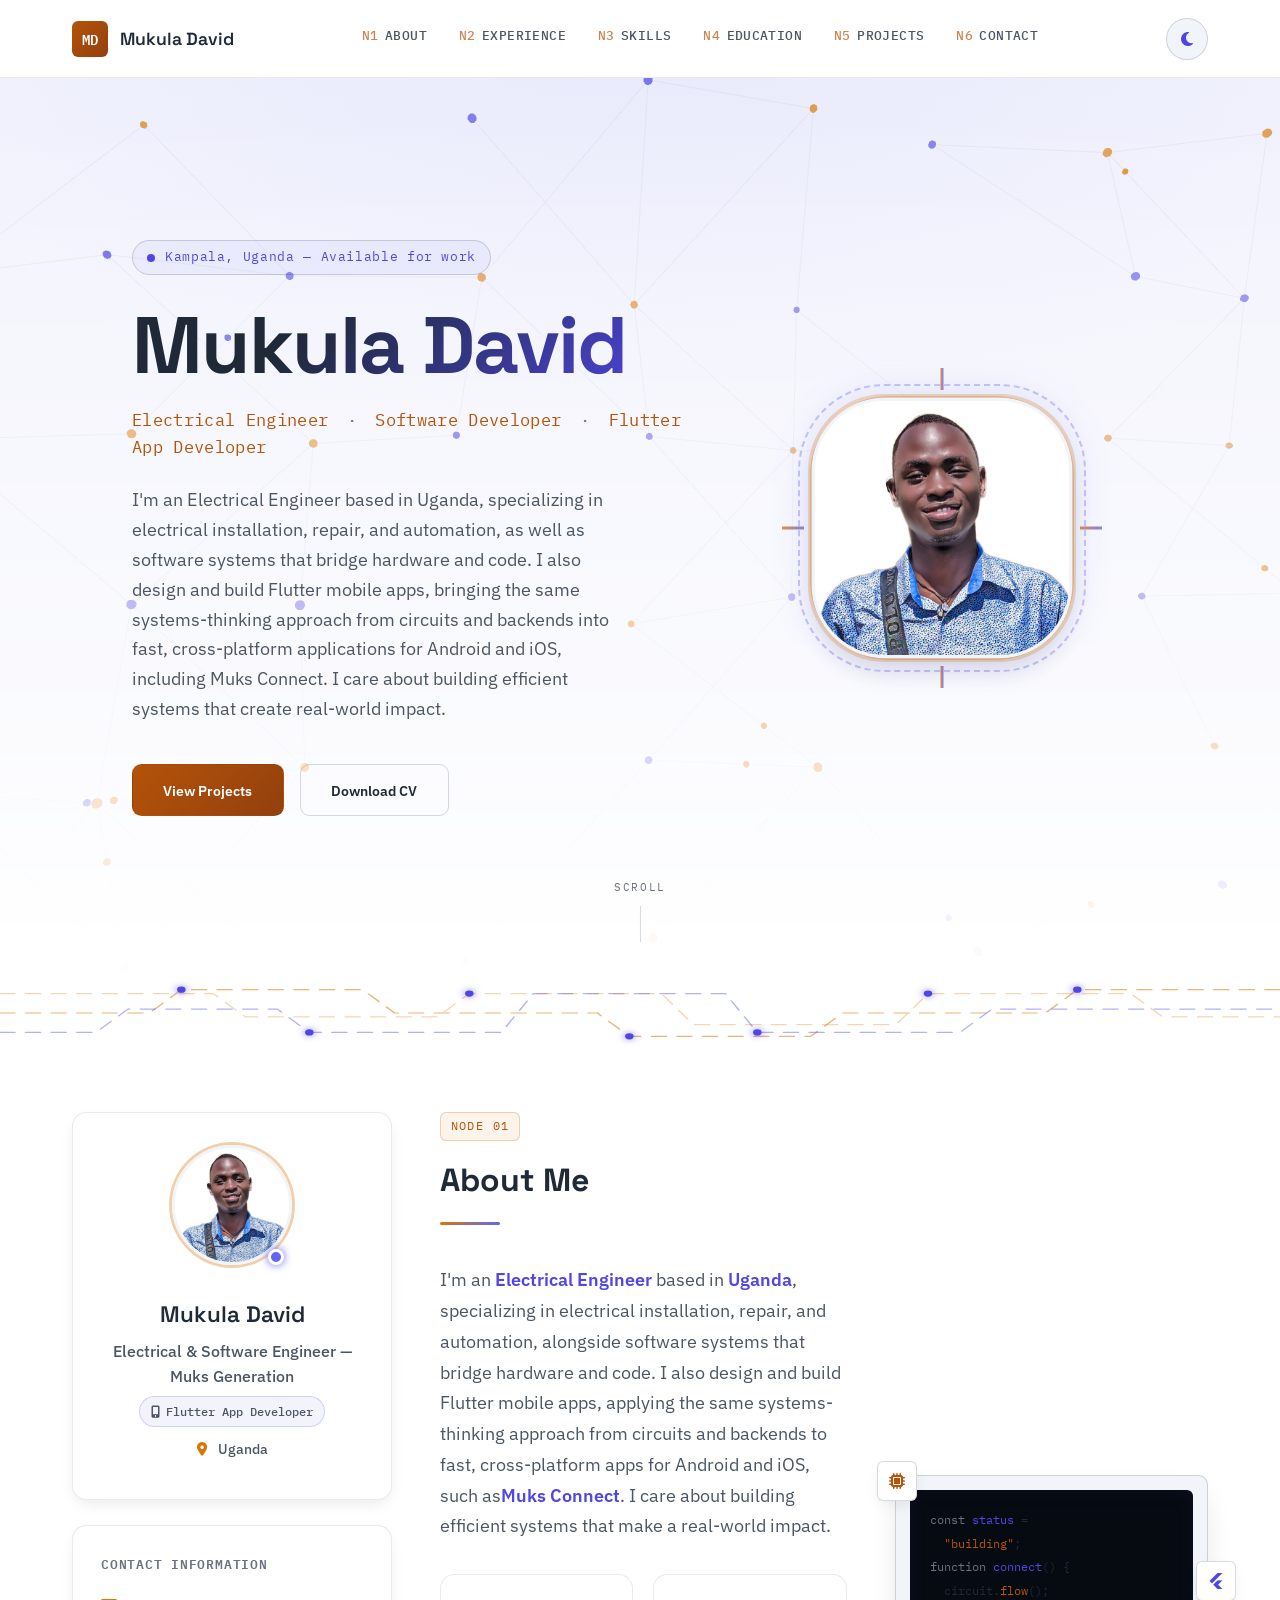
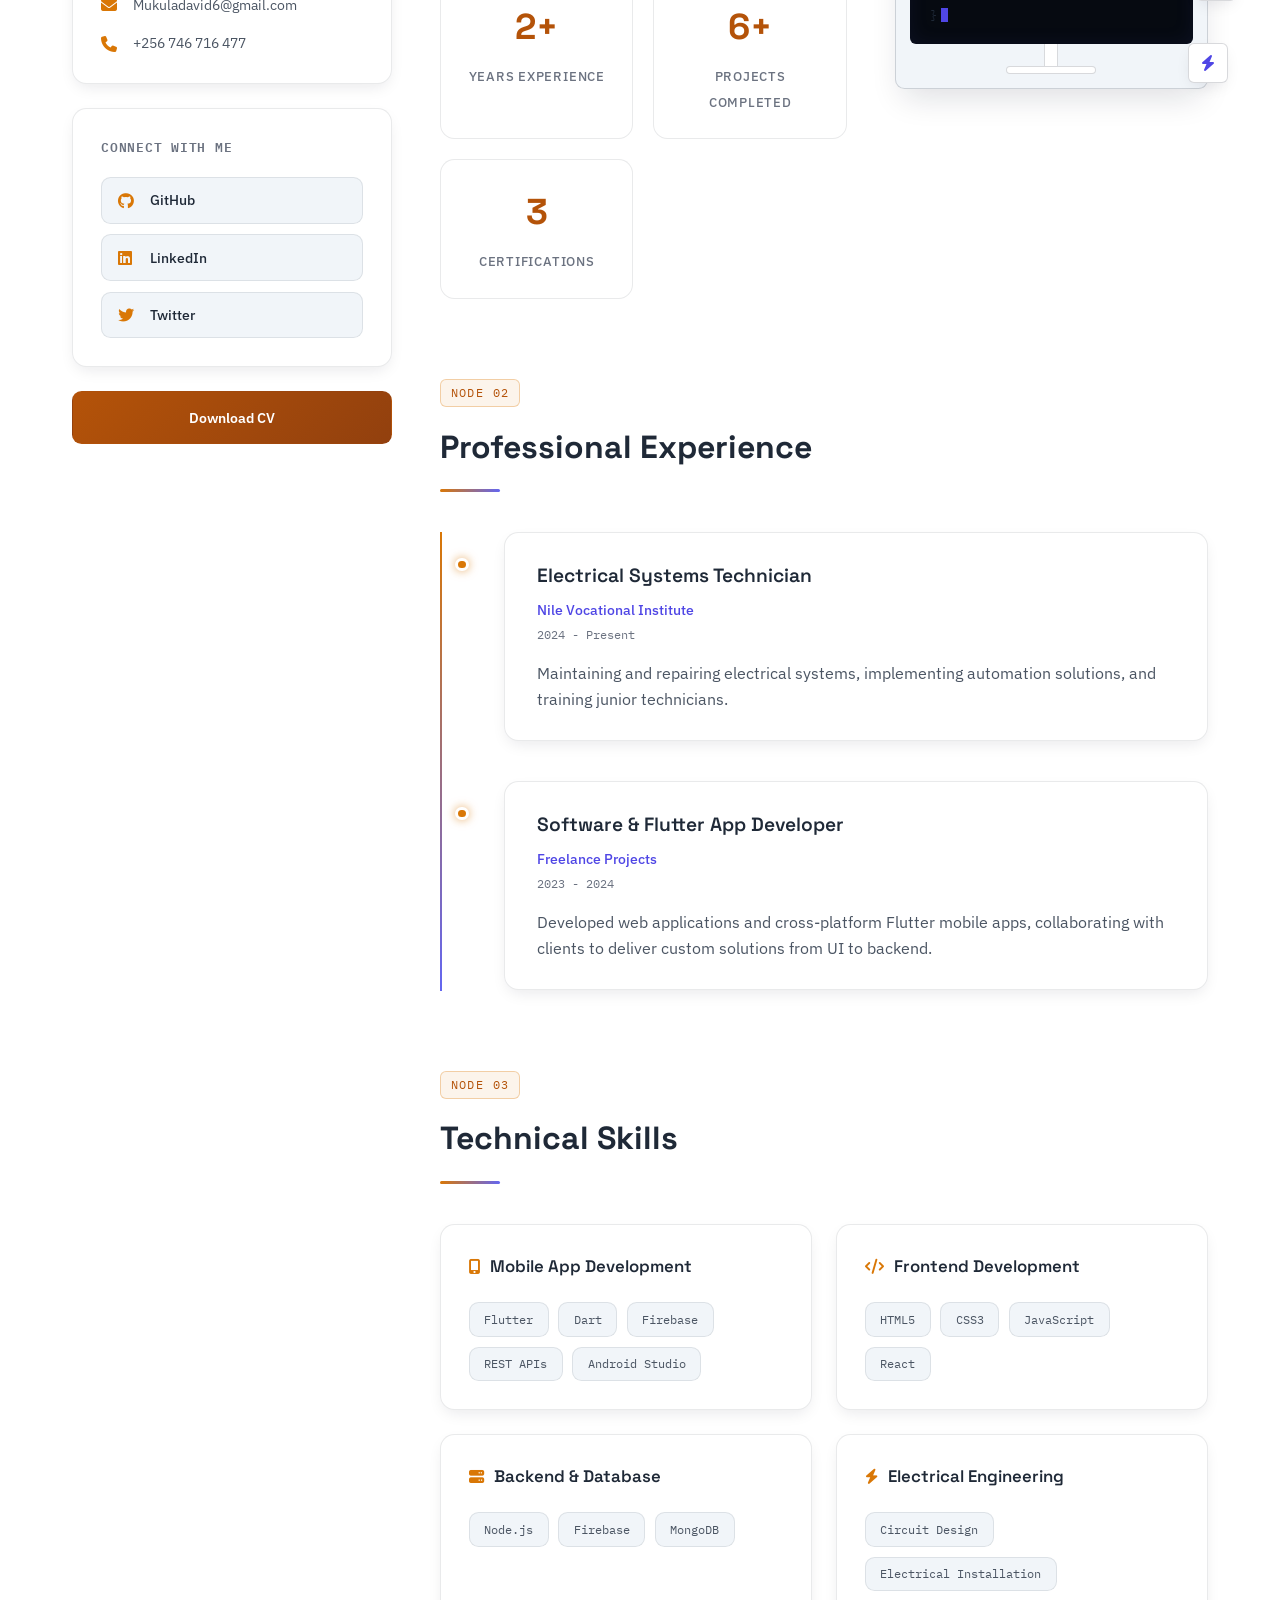
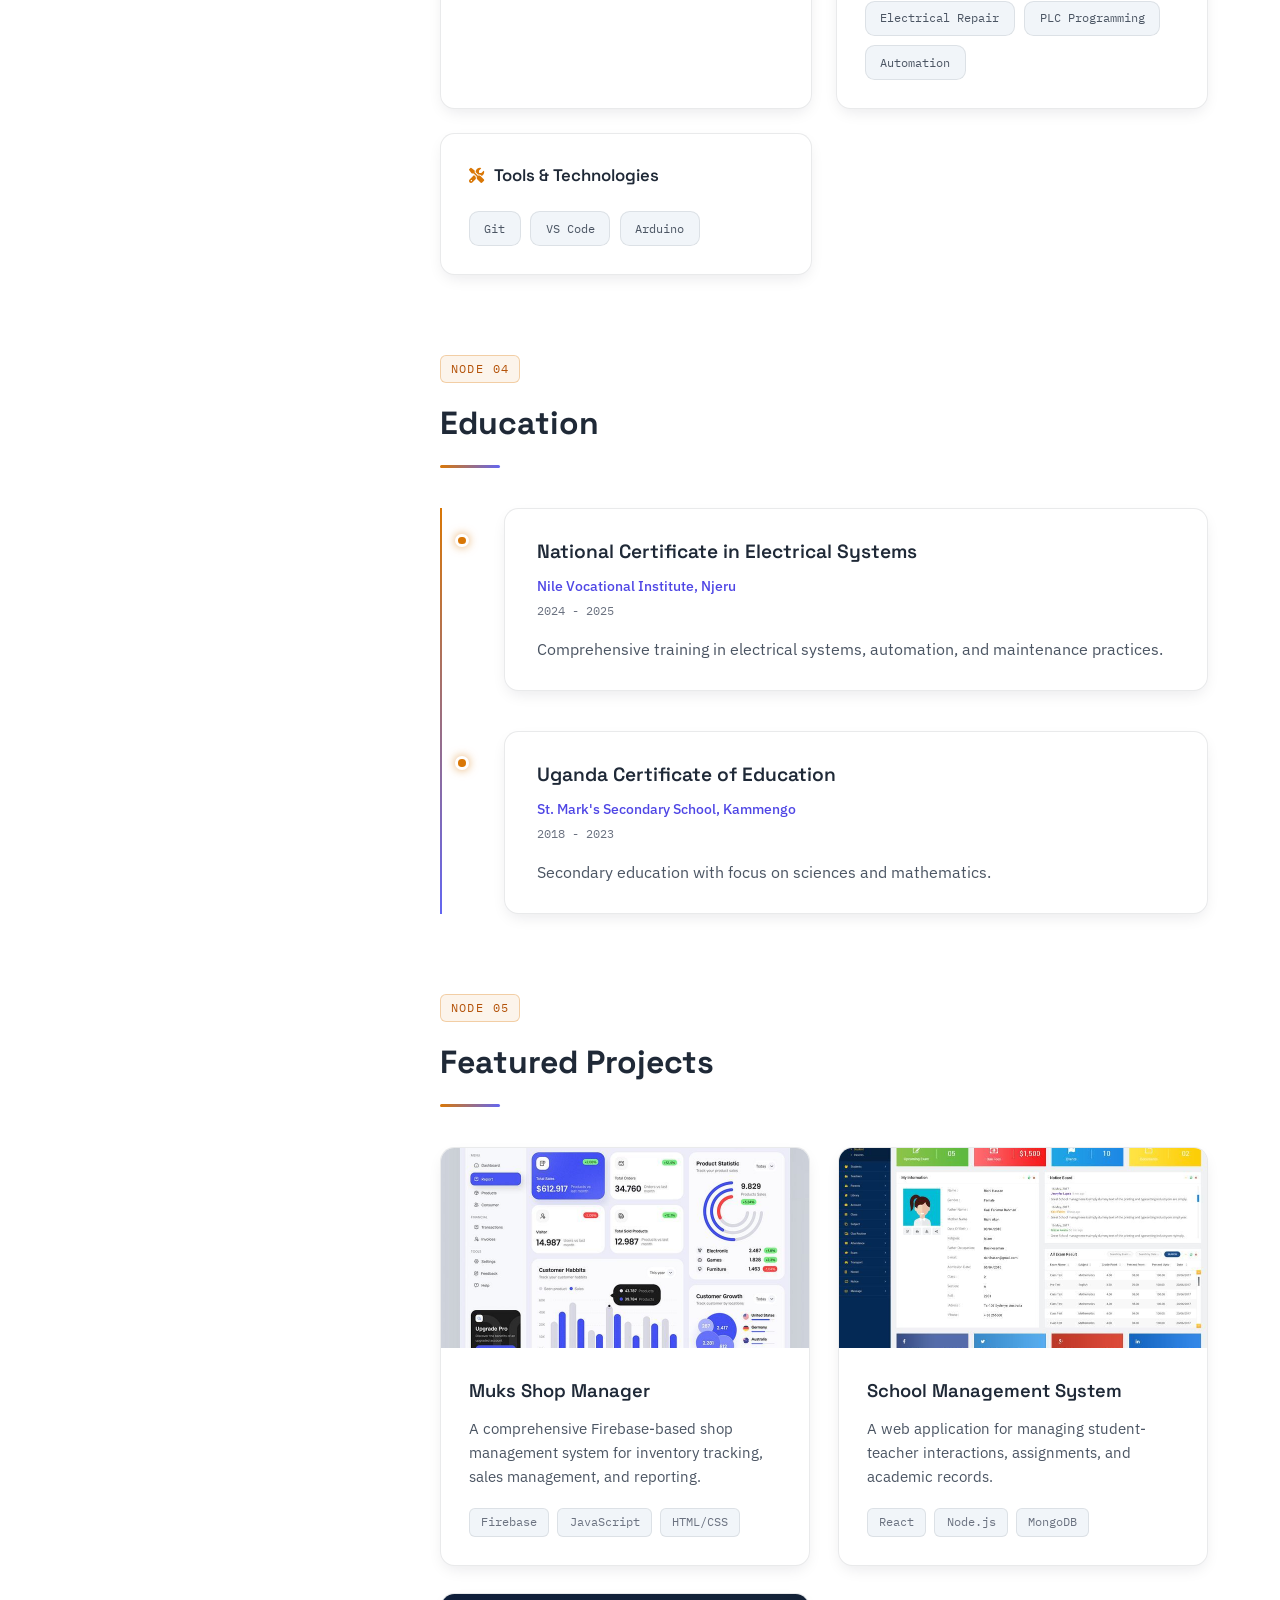
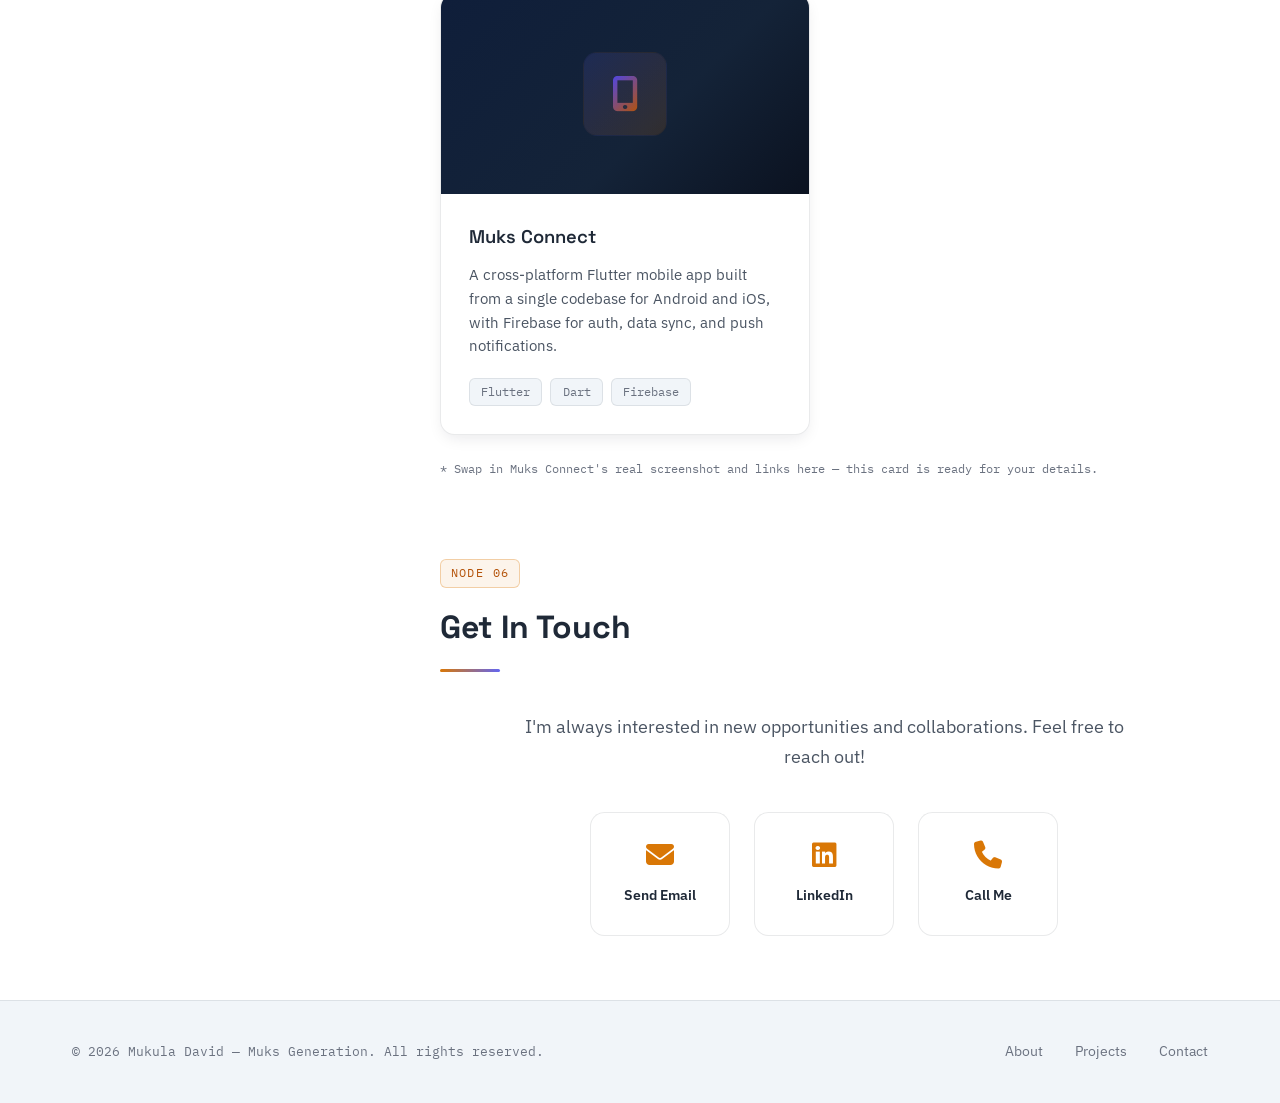
<file: index.html>
<!DOCTYPE html>
<html lang="en">
<head>
  <meta charset="UTF-8" />
  <meta name="viewport" content="width=device-width, initial-scale=1.0" />

  <!-- Primary SEO -->
  <title>Mukula David | Electrical Engineer & Flutter Developer in Uganda — Muks Generation</title>
  <meta name="description" content="Mukula David (Muks Generation) is an Electrical Engineer, Web Developer, and Flutter App Developer based in Uganda — offering electrical installation and repair services, web platforms, and mobile apps like Muks Connect.">
  <meta name="keywords" content="Mukula David, Muks Generation, Electrical Engineer Uganda, Electrical Installation, Electrical Services, Flutter Developer, Web Developer, Mobile App Developer, Muks Connect, Uganda">
  <meta name="author" content="Mukula David">
  <meta name="robots" content="index, follow">
  <link rel="canonical" href="https://muksgeneration.github.io/My-portfolio/">
  <meta name="theme-color" content="#4F46E5">
  <meta name="google-site-verification" content="PYmJVnYXNarp2A19l9Ypf1BPfWpSSEFBRRePczzkMmU" />

  <!-- Open Graph / Facebook -->
  <meta property="og:type" content="profile">
  <meta property="og:url" content="https://muksgeneration.github.io/My-portfolio/">
  <meta property="og:site_name" content="Mukula David — Muks Generation">
  <meta property="og:title" content="Mukula David | Electrical Engineer & Flutter Developer in Uganda">
  <meta property="og:description" content="Electrical Engineer, Web Developer, and Flutter App Developer based in Uganda — electrical installation and repair services, web platforms, and mobile apps like Muks Connect.">
  <meta property="og:image" content="https://muksgeneration.github.io/My-portfolio/og-image.jpg">
  <meta property="og:image:width" content="1200">
  <meta property="og:image:height" content="630">
  <meta property="og:image:alt" content="Mukula David — Electrical Engineer and Flutter Developer, Muks Generation">
  <meta property="profile:first_name" content="Mukula">
  <meta property="profile:last_name" content="David">

  <!-- Twitter Card -->
  <meta name="twitter:card" content="summary_large_image">
  <meta name="twitter:site" content="@GenerationMuks">
  <meta name="twitter:title" content="Mukula David | Electrical Engineer & Flutter Developer in Uganda">
  <meta name="twitter:description" content="Electrical Engineer, Web Developer, and Flutter App Developer based in Uganda — electrical installation and repair services, web platforms, and mobile apps like Muks Connect.">
  <meta name="twitter:image" content="https://muksgeneration.github.io/My-portfolio/og-image.jpg">
  <meta name="twitter:image:alt" content="Mukula David — Electrical Engineer and Flutter Developer, Muks Generation">

  <!-- Favicons -->
  <link rel="icon" href="favicon.ico" sizes="any">
  <link rel="icon" type="image/png" sizes="16x16" href="icons/favicon-16x16.png">
  <link rel="icon" type="image/png" sizes="32x32" href="icons/favicon-32x32.png">
  <link rel="icon" type="image/png" sizes="48x48" href="icons/favicon-48x48.png">
  <link rel="apple-touch-icon" sizes="180x180" href="icons/apple-touch-icon.png">
  <link rel="manifest" href="manifest.json">

  <!-- Google Fonts -->
  <link rel="preconnect" href="https://fonts.googleapis.com">
  <link rel="preconnect" href="https://fonts.gstatic.com" crossorigin>
  <link href="https://fonts.googleapis.com/css2?family=Space+Grotesk:wght@400;500;600;700&amp;family=IBM+Plex+Sans:wght@300;400;500;600;700&amp;family=IBM+Plex+Mono:wght@400;500;600&amp;display=swap" rel="stylesheet">

  <!-- Font Awesome -->
  <link rel="stylesheet" href="https://cdnjs.cloudflare.com/ajax/libs/font-awesome/6.5.0/css/all.min.css">

  <link rel="stylesheet" href="style.min.css" />

  <!-- Structured data: Person, WebSite, and Projects -->
  <script type="application/ld+json">
  {
    "@context": "https://schema.org",
    "@graph": [
      {
        "@type": "Person",
        "@id": "https://muksgeneration.github.io/My-portfolio/#person",
        "name": "Mukula David",
        "alternateName": "Muks Generation",
        "url": "https://muksgeneration.github.io/My-portfolio/",
        "image": "https://muksgeneration.github.io/My-portfolio/muks.jpg",
        "jobTitle": "Electrical Engineer & Software Developer",
        "description": "Electrical Engineer, Web Developer, and Flutter App Developer based in Uganda, offering electrical installation and repair services alongside web and mobile app development.",
        "email": "mailto:Mukuladavid6@gmail.com",
        "telephone": "+256746716477",
        "address": {
          "@type": "PostalAddress",
          "addressCountry": "UG"
        },
        "worksFor": {
          "@type": "Organization",
          "name": "Muks Generation",
          "url": "https://muksgeneration.github.io/My-portfolio/"
        },
        "knowsAbout": [
          "Electrical Engineering",
          "Electrical Installation",
          "Circuit Design",
          "PLC Programming",
          "Automation",
          "Flutter",
          "Dart",
          "Mobile App Development",
          "Web Development",
          "JavaScript",
          "Firebase"
        ],
        "sameAs": [
          "https://github.com/MuksGeneration",
          "https://www.linkedin.com/in/mukula-david-381387304",
          "https://x.com/GenerationMuks"
        ]
      },
      {
        "@type": "WebSite",
        "@id": "https://muksgeneration.github.io/My-portfolio/#website",
        "url": "https://muksgeneration.github.io/My-portfolio/",
        "name": "Mukula David Portfolio — Muks Generation",
        "description": "Portfolio of Mukula David: Electrical Engineer, Web Developer, and Flutter App Developer in Uganda.",
        "inLanguage": "en",
        "publisher": { "@id": "https://muksgeneration.github.io/My-portfolio/#person" }
      },
      {
        "@type": "ItemList",
        "@id": "https://muksgeneration.github.io/My-portfolio/#projects",
        "name": "Featured Projects by Mukula David",
        "itemListElement": [
          {
            "@type": "ListItem",
            "position": 1,
            "item": {
              "@type": "CreativeWork",
              "name": "Muks Shop Manager",
              "description": "A comprehensive Firebase-based shop management system for inventory tracking, sales management, and reporting.",
              "creator": { "@id": "https://muksgeneration.github.io/My-portfolio/#person" }
            }
          },
          {
            "@type": "ListItem",
            "position": 2,
            "item": {
              "@type": "CreativeWork",
              "name": "School Management System",
              "description": "A web application for managing student-teacher interactions, assignments, and academic records.",
              "creator": { "@id": "https://muksgeneration.github.io/My-portfolio/#person" }
            }
          },
          {
            "@type": "ListItem",
            "position": 3,
            "item": {
              "@type": "SoftwareApplication",
              "name": "Muks Connect",
              "applicationCategory": "MobileApplication",
              "operatingSystem": "Android, iOS",
              "description": "A cross-platform Flutter mobile app built from a single codebase for Android and iOS, with Firebase for auth, data sync, and push notifications.",
              "creator": { "@id": "https://muksgeneration.github.io/My-portfolio/#person" }
            }
          }
        ]
      }
    ]
  }
  </script>

  <script>
    (function () {
      var saved = localStorage.getItem('theme');
      var theme = saved === 'dark' ? 'dark' : 'light';
      document.documentElement.setAttribute('data-theme', theme);
    })();
  </script>
</head>
<body>

  <div class="circuit-backdrop" aria-hidden="true"></div>

  <header class="header" id="site-header">
    <div class="container">
      <a href="#hero" class="brand">
        <span class="brand-mark">MD</span>
        <span class="brand-text">Mukula David</span>
      </a>
      <nav class="main-nav" aria-label="Primary">
        <a href="#about" data-node="N1">About</a>
        <a href="#experience" data-node="N2">Experience</a>
        <a href="#skills" data-node="N3">Skills</a>
        <a href="#education" data-node="N4">Education</a>
        <a href="#projects" data-node="N5">Projects</a>
        <a href="#contact" data-node="N6">Contact</a>
      </nav>
      <div class="header-actions">
        <button class="theme-toggle" id="themeToggle" aria-label="Toggle dark mode" aria-pressed="false">
          <i class="fa-solid fa-moon theme-icon theme-icon--moon" aria-hidden="true"></i>
          <i class="fa-solid fa-sun theme-icon theme-icon--sun" aria-hidden="true"></i>
        </button>
        <button class="nav-toggle" id="navToggle" aria-label="Toggle navigation" aria-expanded="false">
          <span></span><span></span><span></span>
        </button>
      </div>
    </div>
  </header>

  <section class="hero" id="hero">
    <canvas id="circuitCanvas" class="hero-canvas"></canvas>
    <div class="hero-scrim" aria-hidden="true"></div>
    <div class="hero-content container">
      <div class="hero-text">
        <p class="hero-eyebrow"><span class="pulse-dot"></span>Kampala, Uganda — Available for work</p>
        <h1 class="hero-title">
          Mukula David
        </h1>
        <p class="hero-role">
          <span class="role-item">Electrical Engineer</span>
          <span class="role-sep">·</span>
          <span class="role-item">Software Developer</span>
          <span class="role-sep">·</span>
          <span class="role-item">Flutter App Developer</span>
        </p>
        <p class="hero-desc">I'm an Electrical Engineer based in Uganda, specializing in electrical installation, repair, and automation, as well as software systems that bridge hardware and code. I also design and build Flutter mobile apps, bringing the same systems-thinking approach from circuits and backends into fast, cross-platform applications for Android and iOS, including Muks Connect. I care about building efficient systems that create real-world impact.</p>
        <div class="hero-actions">
          <a href="#projects" class="btn btn-primary">View Projects</a>
          <a href="#" class="btn btn-ghost">Download CV</a>
        </div>
      </div>
      <div class="hero-photo-wrap">
        <div class="chip-socket">
          <span class="chip-pin chip-pin--t"></span>
          <span class="chip-pin chip-pin--r"></span>
          <span class="chip-pin chip-pin--b"></span>
          <span class="chip-pin chip-pin--l"></span>
          <div class="chip-ring"></div>
          <img src="muks.jpg" alt="Mukula David, Electrical Engineer and Flutter Developer at Muks Generation, Uganda" class="hero-photo" width="700" height="803" fetchpriority="high">
        </div>
      </div>
    </div>
    <div class="scroll-cue" aria-hidden="true">
      <span>Scroll</span>
      <div class="scroll-line"><i></i></div>
    </div>
  </section>

  <div class="pcb-divider" aria-hidden="true">
    <svg viewBox="0 0 1200 90" preserveAspectRatio="none" class="pcb-divider-svg">
      <path class="pcb-trace pcb-trace--1" d="M0,45 L140,45 L170,15 L340,15 L370,45 L560,45 L590,75 L760,75 L790,45 L980,45 L1010,15 L1200,15" />
      <path class="pcb-trace pcb-trace--2" d="M0,70 L90,70 L120,40 L260,40 L290,70 L470,70 L500,20 L680,20 L710,70 L900,70 L930,40 L1200,40" />
      <path class="pcb-trace pcb-trace--3" d="M0,20 L200,20 L230,50 L410,50 L440,20 L620,20 L650,60 L840,60 L870,20 L1060,20 L1090,50 L1200,50" />
      <circle class="pcb-node" cx="170" cy="15" r="4" />
      <circle class="pcb-node" cx="590" cy="75" r="4" />
      <circle class="pcb-node" cx="1010" cy="15" r="4" />
      <circle class="pcb-node" cx="290" cy="70" r="4" />
      <circle class="pcb-node" cx="710" cy="70" r="4" />
      <circle class="pcb-node" cx="440" cy="20" r="4" />
      <circle class="pcb-node" cx="870" cy="20" r="4" />
    </svg>
  </div>

  <div class="main-container">

    <aside class="sidebar">
      <div class="profile tilt-card">
        <div class="profile-image">
          <img src="muks.jpg" alt="Mukula David, Electrical Engineer and Flutter App Developer, Uganda" width="700" height="803" loading="lazy">
          <div class="status-indicator" aria-hidden="true"></div>
        </div>
        <h2>Mukula David</h2>
        <p>Electrical & Software Engineer — Muks Generation</p>
        <p class="role-tag"><i class="fa-solid fa-mobile-screen-button" aria-hidden="true"></i> Flutter App Developer</p>
        <p class="location"><i class="fa-solid fa-location-dot" aria-hidden="true"></i> Uganda</p>
      </div>

      <div class="contact-info">
        <h3>Contact Information</h3>
        <div class="contact-item">
          <i class="fa-solid fa-envelope" aria-hidden="true"></i>
          <a href="mailto:Mukuladavid6@gmail.com">Mukuladavid6@gmail.com</a>
        </div>
        <div class="contact-item">
          <i class="fa-solid fa-phone" aria-hidden="true"></i>
          <a href="tel:+256746716477">+256 746 716 477</a>
        </div>
      </div>

      <div class="social-links">
        <h3>Connect With Me</h3>
        <a href="https://github.com/MuksGeneration" class="social-link" target="_blank" rel="noopener noreferrer">
          <i class="fa-brands fa-github" aria-hidden="true"></i>
          <span>GitHub</span>
        </a>
        <a href="https://www.linkedin.com/in/mukula-david-381387304" class="social-link" target="_blank" rel="noopener noreferrer">
          <i class="fa-brands fa-linkedin" aria-hidden="true"></i>
          <span>LinkedIn</span>
        </a>
        <a href="https://x.com/GenerationMuks" class="social-link" target="_blank" rel="noopener noreferrer">
          <i class="fa-brands fa-twitter" aria-hidden="true"></i>
          <span>Twitter</span>
        </a>
      </div>

      <div class="download-cv">
        <a href="#" class="btn btn-primary">Download CV</a>
      </div>
    </aside>

    <main>
      <section id="about" class="section fade-in">
        <div class="section-header">
          <span class="node-tag">NODE 01</span>
          <h2>About Me</h2>
          <div class="section-divider"></div>
        </div>
        <div class="about-content">
          <div class="about-text">
            <p>I'm an <strong>Electrical Engineer</strong> based in <strong>Uganda</strong>, specializing in electrical installation, repair, and automation, alongside software systems that bridge hardware and code. I also design and build Flutter mobile apps, applying the same systems-thinking approach from circuits and backends to fast, cross-platform apps for Android and iOS, such as<strong>Muks Connect</strong>. I care about building efficient systems that make a real-world impact.</p>
            <div class="stats">
              <div class="stat">
                <span class="stat-number">2+</span>
                <span class="stat-label">Years Experience</span>
              </div>
              <div class="stat">
                <span class="stat-number">6+</span>
                <span class="stat-label">Projects Completed</span>
              </div>
              <div class="stat">
                <span class="stat-number">3</span>
                <span class="stat-label">Certifications</span>
              </div>
            </div>
          </div>

          <div class="about-visual" aria-hidden="true">
            <div class="computer-illustration">
              <div class="computer-monitor">
                <div class="monitor-screen">
                  <div class="code-line code-line--1"><span class="code-dim">const</span> <span class="code-indigo">status</span> =</div>
                  <div class="code-line code-line--2">&nbsp;&nbsp;<span class="code-amber">"building"</span>;</div>
                  <div class="code-line code-line--3"><span class="code-dim">function</span> <span class="code-indigo">connect</span>() {</div>
                  <div class="code-line code-line--4">&nbsp;&nbsp;circuit.<span class="code-amber">flow</span>();</div>
                  <div class="code-line code-line--5">}<span class="code-cursor"></span></div>
                </div>
                <div class="monitor-stand"></div>
                <div class="monitor-base"></div>
              </div>
              <div class="floating-chip floating-chip--1"><i class="fa-solid fa-microchip"></i></div>
              <div class="floating-chip floating-chip--2"><i class="fa-solid fa-bolt"></i></div>
              <div class="floating-chip floating-chip--3"><i class="fa-brands fa-flutter"></i></div>
            </div>
          </div>
        </div>
      </section>

      <section id="experience" class="section fade-in">
        <div class="section-header">
          <span class="node-tag">NODE 02</span>
          <h2>Professional Experience</h2>
          <div class="section-divider"></div>
        </div>
        <div class="experience-timeline">
          <div class="timeline-item">
            <div class="timeline-marker"></div>
            <div class="timeline-content tilt-card">
              <h3>Electrical Systems Technician</h3>
              <span class="company">Nile Vocational Institute</span>
              <span class="period">2024 - Present</span>
              <p>Maintaining and repairing electrical systems, implementing automation solutions, and training junior technicians.</p>
            </div>
          </div>
          <div class="timeline-item">
            <div class="timeline-marker"></div>
            <div class="timeline-content tilt-card">
              <h3>Software & Flutter App Developer</h3>
              <span class="company">Freelance Projects</span>
              <span class="period">2023 - 2024</span>
              <p>Developed web applications and cross-platform Flutter mobile apps, collaborating with clients to deliver custom solutions from UI to backend.</p>
            </div>
          </div>
        </div>
      </section>

      <section id="skills" class="section fade-in">
        <div class="section-header">
          <span class="node-tag">NODE 03</span>
          <h2>Technical Skills</h2>
          <div class="section-divider"></div>
        </div>
        <div class="skills-grid">
          <div class="skill-category tilt-card">
            <h3><i class="fa-solid fa-mobile-screen-button" aria-hidden="true"></i> Mobile App Development</h3>
            <div class="skill-tags">
              <span class="skill-tag">Flutter</span>
              <span class="skill-tag">Dart</span>
              <span class="skill-tag">Firebase</span>
              <span class="skill-tag">REST APIs</span>
              <span class="skill-tag">Android Studio</span>
            </div>
          </div>
          <div class="skill-category tilt-card">
            <h3><i class="fa-solid fa-code" aria-hidden="true"></i> Frontend Development</h3>
            <div class="skill-tags">
              <span class="skill-tag">HTML5</span>
              <span class="skill-tag">CSS3</span>
              <span class="skill-tag">JavaScript</span>
              <span class="skill-tag">React</span>
            </div>
          </div>
          <div class="skill-category tilt-card">
            <h3><i class="fa-solid fa-server" aria-hidden="true"></i> Backend & Database</h3>
            <div class="skill-tags">
              <span class="skill-tag">Node.js</span>
              <span class="skill-tag">Firebase</span>
              <span class="skill-tag">MongoDB</span>
            </div>
          </div>
          <div class="skill-category tilt-card">
            <h3><i class="fa-solid fa-bolt" aria-hidden="true"></i> Electrical Engineering</h3>
            <div class="skill-tags">
              <span class="skill-tag">Circuit Design</span>
              <span class="skill-tag">Electrical Installation</span>
              <span class="skill-tag">Electrical Repair</span>
              <span class="skill-tag">PLC Programming</span>
              <span class="skill-tag">Automation</span>
            </div>
          </div>
          <div class="skill-category tilt-card">
            <h3><i class="fa-solid fa-screwdriver-wrench" aria-hidden="true"></i> Tools & Technologies</h3>
            <div class="skill-tags">
              <span class="skill-tag">Git</span>
              <span class="skill-tag">VS Code</span>
              <span class="skill-tag">Arduino</span>
            </div>
          </div>
        </div>
      </section>

      <section id="education" class="section fade-in">
        <div class="section-header">
          <span class="node-tag">NODE 04</span>
          <h2>Education</h2>
          <div class="section-divider"></div>
        </div>
        <div class="education-timeline">
          <div class="timeline-item">
            <div class="timeline-marker"></div>
            <div class="timeline-content tilt-card">
              <h3>National Certificate in Electrical Systems</h3>
              <span class="institution">Nile Vocational Institute, Njeru</span>
              <span class="period">2024 - 2025</span>
              <p>Comprehensive training in electrical systems, automation, and maintenance practices.</p>
            </div>
          </div>
          <div class="timeline-item">
            <div class="timeline-marker"></div>
            <div class="timeline-content tilt-card">
              <h3>Uganda Certificate of Education</h3>
              <span class="institution">St. Mark's Secondary School, Kammengo</span>
              <span class="period">2018 - 2023</span>
              <p>Secondary education with focus on sciences and mathematics.</p>
            </div>
          </div>
        </div>
      </section>

      <section id="projects" class="section fade-in">
        <div class="section-header">
          <span class="node-tag">NODE 05</span>
          <h2>Featured Projects</h2>
          <div class="section-divider"></div>
        </div>
        <div class="projects-grid">
          <div class="project-card tilt-card">
            <div class="project-image">
              <img src="shop.jpg" alt="Muks Shop Manager dashboard — Firebase-based inventory and sales management system" width="736" height="552" loading="lazy">
              <div class="project-overlay">
                <div class="project-links">
                  <a href="#" class="project-link" aria-label="View Muks Shop Manager live demo" target="_blank" rel="noopener noreferrer"><i class="fa-solid fa-external-link-alt" aria-hidden="true"></i></a>
                  <a href="#" class="project-link" aria-label="View Muks Shop Manager source on GitHub" target="_blank" rel="noopener noreferrer"><i class="fa-brands fa-github" aria-hidden="true"></i></a>
                </div>
              </div>
            </div>
            <div class="project-content">
              <h3>Muks Shop Manager</h3>
              <p>A comprehensive Firebase-based shop management system for inventory tracking, sales management, and reporting.</p>
              <div class="project-tech">
                <span class="tech-tag">Firebase</span>
                <span class="tech-tag">JavaScript</span>
                <span class="tech-tag">HTML/CSS</span>
              </div>
            </div>
          </div>

          <div class="project-card tilt-card">
            <div class="project-image">
              <img src="School.jpg" alt="School Management System interface for student records and assignments" width="735" height="532" loading="lazy">
              <div class="project-overlay">
                <div class="project-links">
                  <a href="#" class="project-link" aria-label="View School Management System live demo" target="_blank" rel="noopener noreferrer"><i class="fa-solid fa-external-link-alt" aria-hidden="true"></i></a>
                  <a href="#" class="project-link" aria-label="View School Management System source on GitHub" target="_blank" rel="noopener noreferrer"><i class="fa-brands fa-github" aria-hidden="true"></i></a>
                </div>
              </div>
            </div>
            <div class="project-content">
              <h3>School Management System</h3>
              <p>A web application for managing student-teacher interactions, assignments, and academic records.</p>
              <div class="project-tech">
                <span class="tech-tag">React</span>
                <span class="tech-tag">Node.js</span>
                <span class="tech-tag">MongoDB</span>
              </div>
            </div>
          </div>

          <div class="project-card tilt-card">
            <div class="project-image project-image--icon">
              <div class="flutter-icon-panel">
                <i class="fa-solid fa-mobile-screen-button" aria-hidden="true"></i>
              </div>
              <div class="project-overlay">
                <div class="project-links">
                  <a href="#" class="project-link" aria-label="View Muks Connect live demo" target="_blank" rel="noopener noreferrer"><i class="fa-solid fa-external-link-alt" aria-hidden="true"></i></a>
                  <a href="#" class="project-link" aria-label="View Muks Connect source on GitHub" target="_blank" rel="noopener noreferrer"><i class="fa-brands fa-github" aria-hidden="true"></i></a>
                </div>
              </div>
            </div>
            <div class="project-content">
              <h3>Muks Connect</h3>
              <p>A cross-platform Flutter mobile app built from a single codebase for Android and iOS, with Firebase for auth, data sync, and push notifications.</p>
              <div class="project-tech">
                <span class="tech-tag">Flutter</span>
                <span class="tech-tag">Dart</span>
                <span class="tech-tag">Firebase</span>
              </div>
            </div>
          </div>
        </div>
        <p class="project-note">* Swap in Muks Connect's real screenshot and links here — this card is ready for your details.</p>
      </section>

      <section id="contact" class="section fade-in">
        <div class="section-header">
          <span class="node-tag">NODE 06</span>
          <h2>Get In Touch</h2>
          <div class="section-divider"></div>
        </div>
        <div class="contact-content">
          <p>I'm always interested in new opportunities and collaborations. Feel free to reach out!</p>
          <div class="contact-methods">
            <a href="mailto:Mukuladavid6@gmail.com" class="contact-method">
              <i class="fa-solid fa-envelope" aria-hidden="true"></i>
              <span>Send Email</span>
            </a>
            <a href="https://www.linkedin.com/in/mukula-david-381387304" class="contact-method" target="_blank" rel="noopener noreferrer">
              <i class="fa-brands fa-linkedin" aria-hidden="true"></i>
              <span>LinkedIn</span>
            </a>
            <a href="tel:+256746716477" class="contact-method">
              <i class="fa-solid fa-phone" aria-hidden="true"></i>
              <span>Call Me</span>
            </a>
          </div>
        </div>
      </section>
    </main>

  </div>

  <footer class="footer">
    <div class="container">
      <p>&copy; 2026 Mukula David — Muks Generation. All rights reserved.</p>
      <div class="footer-links">
        <a href="#about">About</a>
        <a href="#projects">Projects</a>
        <a href="#contact">Contact</a>
      </div>
    </div>
  </footer>

  <script src="three.min.js" defer></script>
  <script src="script.min.js" defer></script>

</body>
</html>
</file>
<file: style.min.css>
@keyframes pulseDot{0%{box-shadow:0 0 0 0 rgba(var(--indigo-bright-rgb),.55)}70%{box-shadow:0 0 0 10px rgba(var(--indigo-bright-rgb),0)}to{box-shadow:0 0 0 0 rgba(var(--indigo-bright-rgb),0)}}@keyframes scrollLine{0%{top:-100%}to{top:100%}}@keyframes chipRingSpin{0%{transform:rotate(0deg)}to{transform:rotate(360deg)}}@keyframes pcbFlow{to{stroke-dashoffset:-240}}@keyframes pcbNodePulse{0%,to{opacity:.5;r:3}50%{opacity:1;r:4.5}}@keyframes computerFloat{0%,to{transform:translateY(0)}50%{transform:translateY(-10px)}}@keyframes codeLineIn{0%{opacity:0;transform:translateY(4px)}to{opacity:1;transform:translateY(0)}}@keyframes cursorBlink{0%,50%{opacity:1}51%,to{opacity:0}}@keyframes chipBob{0%,to{transform:translateY(0) rotate(0deg)}50%{transform:translateY(-8px) rotate(-4deg)}}:root{--bg:#FFFFFF;--bg-elevated:#F8FAFC;--bg-panel:#FFFFFF;--bg-panel-2:#F1F5F9;--bg-hero:#F3F4FD;--hero-gradient-start:#E7E9FC;--amber:#D97706;--amber-bright:#B45309;--amber-fill-a:#B45309;--amber-fill-b:#92400E;--indigo:#6366F1;--indigo-bright:#4F46E5;--amber-rgb:217, 119, 6;--indigo-rgb:99, 102, 241;--indigo-bright-rgb:79, 70, 229;--text-primary:#1F2937;--text-secondary:#4B5563;--text-muted:#6B7280;--line:rgba(15, 23, 42, 0.09);--line-bright:rgba(15, 23, 42, 0.16);--header-bg:rgba(255, 255, 255, 0.78);--hero-scrim-a:rgba(255, 255, 255, 0);--hero-scrim-b:rgba(255, 255, 255, 0.6);--hero-title-from:var(--text-primary);--badge-text:#FFFFFF;--overlay-bg:rgba(17, 24, 39, 0.75);--shadow-sm:0 1px 2px 0 rgb(15 23 42 / 0.06);--shadow-md:0 6px 16px -4px rgb(15 23 42 / 0.1);--shadow-lg:0 16px 32px -8px rgb(15 23 42 / 0.14);--shadow-glow-amber:0 0 0 1px rgba(var(--amber-rgb), 0.25), 0 8px 24px -6px rgba(var(--amber-rgb), 0.25);--shadow-glow-indigo:0 0 0 1px rgba(var(--indigo-rgb), 0.25), 0 8px 24px -6px rgba(var(--indigo-rgb), 0.2);--radius-sm:0.375rem;--radius-md:0.6rem;--radius-lg:0.9rem;--radius-xl:1.25rem;--transition:all 0.3s cubic-bezier(0.4, 0, 0.2, 1);--font-display:'Space Grotesk', 'IBM Plex Sans', sans-serif;--font-body:'IBM Plex Sans', -apple-system, BlinkMacSystemFont, 'Segoe UI', sans-serif;--font-mono:'IBM Plex Mono', ui-monospace, SFMono-Regular, monospace}[data-theme=dark]{--bg:#0A0E17;--bg-elevated:#111827;--bg-panel:#141C2E;--bg-panel-2:#0F1622;--bg-hero:#070B12;--hero-gradient-start:#14203A;--amber:#F59E0B;--amber-bright:#FBBF24;--amber-fill-a:#F59E0B;--amber-fill-b:#FBBF24;--indigo:#818CF8;--indigo-bright:#A5B4FC;--amber-rgb:245, 158, 11;--indigo-rgb:129, 140, 248;--indigo-bright-rgb:165, 180, 252;--text-primary:#EAF1F8;--text-secondary:#A6B4C6;--text-muted:#66748A;--line:rgba(255, 255, 255, 0.08);--line-bright:rgba(255, 255, 255, 0.16);--header-bg:rgba(10, 14, 23, 0.72);--hero-scrim-a:rgba(7, 11, 18, 0.15);--hero-scrim-b:rgba(7, 11, 18, 0.55);--hero-title-from:#FFFFFF;--badge-text:#0A0E17;--overlay-bg:rgba(7, 11, 18, 0.78);--shadow-sm:0 1px 2px 0 rgb(0 0 0 / 0.3);--shadow-md:0 6px 16px -4px rgb(0 0 0 / 0.45);--shadow-lg:0 16px 32px -8px rgb(0 0 0 / 0.5)}.header,.skill-tag,.social-link,.tech-tag,body{transition:background-color .35s ease,border-color .35s ease,color .35s ease,box-shadow .35s ease}*{margin:0;padding:0;box-sizing:border-box}html{scroll-behavior:smooth}body{font-family:var(--font-body);line-height:1.6;color:var(--text-primary);background:var(--bg);min-height:100vh;overflow-x:hidden}a{color:inherit}a:focus-visible,button:focus-visible{outline:2px solid var(--indigo);outline-offset:3px;border-radius:var(--radius-sm)}.container{max-width:1200px;margin:0 auto;padding:0 2rem}.circuit-backdrop{position:fixed;inset:0;z-index:-1;pointer-events:none;background-image:linear-gradient(var(--line) 1px,transparent 1px),linear-gradient(90deg,var(--line) 1px,transparent 1px);background-size:64px 64px;opacity:.35;mask-image:radial-gradient(ellipse 80% 60%at 50%0,#000 0,transparent 75%)}.header{position:sticky;top:0;z-index:100;background:var(--header-bg);backdrop-filter:blur(10px);-webkit-backdrop-filter:blur(10px);border-bottom:1px solid var(--line);transition:var(--transition)}.brand,.header .container{display:flex;align-items:center}.header .container{padding:1.1rem 2rem;justify-content:space-between;gap:1rem}.brand{gap:.75rem;text-decoration:none}.brand-mark,.main-nav a{font-family:var(--font-mono)}.brand-mark{font-size:.85rem;font-weight:600;color:var(--badge-text);background:linear-gradient(135deg,var(--amber-fill-a),var(--amber-fill-b));width:36px;height:36px;border-radius:var(--radius-sm);display:flex;align-items:center;justify-content:center;letter-spacing:.02em}.brand-text{font-family:var(--font-display);font-size:1.1rem;font-weight:600;color:var(--text-primary)}.header-actions,.main-nav{display:flex;gap:2rem;align-items:center}.header-actions{gap:.75rem}.main-nav a{color:var(--text-secondary);text-decoration:none;font-weight:500;font-size:.8rem;letter-spacing:.03em;text-transform:uppercase;transition:var(--transition);position:relative;padding-bottom:.35rem}.main-nav a::before{content:attr(data-node);color:var(--amber-bright);margin-right:.4rem;opacity:.7}.contact-item a:hover,.main-nav a.active,.main-nav a:hover{color:var(--indigo-bright)}.main-nav a::after,.nav-toggle span{height:2px;transition:var(--transition)}.main-nav a::after{content:"";position:absolute;bottom:0;left:0;width:0;background:linear-gradient(90deg,var(--amber),var(--indigo))}.main-nav a.active::after,.main-nav a:hover::after{width:100%}.nav-toggle{display:none;flex-direction:column;gap:5px;background:0 0;border:0;cursor:pointer;padding:.5rem}.nav-toggle span{width:22px;background:var(--text-primary)}.theme-toggle{position:relative;width:42px;height:42px;border-radius:50%;border:1px solid var(--line-bright);background:var(--bg-panel-2);cursor:pointer;display:flex;align-items:center;justify-content:center;flex-shrink:0;transition:var(--transition)}.theme-toggle:hover{border-color:var(--indigo);transform:translateY(-1px)}.theme-icon{position:absolute;font-size:1rem;transition:opacity .25s ease,transform .4s ease}.theme-icon--moon{color:var(--indigo-bright);opacity:1;transform:scale(1) rotate(0deg)}.theme-icon--sun{color:var(--amber-bright);opacity:0;transform:scale(.4) rotate(-90deg)}[data-theme=dark] .theme-icon--moon{opacity:0;transform:scale(.4) rotate(90deg)}[data-theme=dark] .theme-icon--sun{opacity:1;transform:scale(1) rotate(0deg)}.hero{position:relative;min-height:100vh;display:flex;align-items:center;justify-content:center;overflow:hidden;background:radial-gradient(ellipse 120% 80%at 50% -10%,var(--hero-gradient-start) 0%,var(--bg-hero) 60%)}.hero-canvas,.scroll-line i{position:absolute;width:100%;height:100%}.hero-canvas{inset:0;display:block}.hero-scrim{position:absolute;inset:0;background:linear-gradient(180deg,var(--hero-scrim-a) 0%,var(--hero-scrim-b) 70%,var(--bg) 100%);pointer-events:none}.hero-content{position:relative;z-index:2;display:grid;grid-template-columns:1.15fr .85fr;align-items:center;gap:3rem;max-width:1080px;text-align:left}.hero-text{max-width:560px}.hero-eyebrow{display:inline-flex;align-items:center;gap:.6rem;font-family:var(--font-mono);font-size:.8rem;letter-spacing:.05em;color:var(--indigo-bright);border:1px solid var(--line-bright);background:rgba(var(--indigo-rgb),.06);padding:.4rem .9rem;border-radius:999px;margin-bottom:1.75rem}.pulse-dot{width:8px;height:8px;border-radius:50%;background:var(--indigo-bright);box-shadow:0 0 0 0 rgba(var(--indigo-bright-rgb),.7);animation:pulseDot 2s infinite}.hero-title{font-family:var(--font-display);font-size:clamp(2.75rem,7vw,5rem);font-weight:700;letter-spacing:-.02em;line-height:1.05;margin-bottom:1.25rem;background:linear-gradient(135deg,var(--hero-title-from) 30%,var(--indigo-bright) 100%);-webkit-background-clip:text;background-clip:text;color:transparent}.hero-role{font-family:var(--font-mono);font-size:clamp(.85rem,1.6vw,1.05rem);color:var(--amber-bright);letter-spacing:.02em;margin-bottom:1.5rem}.role-sep{color:var(--text-muted);margin:0 .5rem}.hero-desc{font-size:1.1rem;color:var(--text-secondary);max-width:500px;margin:0 0 2.5rem;line-height:1.7}.hero-actions{display:flex;gap:1rem;justify-content:flex-start;flex-wrap:wrap}.scroll-cue{position:absolute;bottom:2.25rem;left:50%;transform:translateX(-50%);z-index:2;display:flex;flex-direction:column;align-items:center;gap:.6rem;color:var(--text-muted);font-family:var(--font-mono);font-size:.7rem;letter-spacing:.15em;text-transform:uppercase}.scroll-line{width:1px;height:36px;background:var(--line-bright);position:relative;overflow:hidden}.scroll-line i{top:-100%;left:0;background:linear-gradient(180deg,transparent,var(--indigo-bright));animation:scrollLine 1.8s infinite}.chip-socket,.hero-photo-wrap{display:flex;justify-content:center;align-items:center}.chip-socket{position:relative;width:clamp(190px,22vw,260px);height:clamp(190px,22vw,260px)}.chip-ring,.chip-ring::before{position:absolute;border-radius:30%}.chip-ring{inset:-14px;border:2px dashed rgba(var(--indigo-rgb),.35);animation:chipRingSpin 18s linear infinite}.chip-ring::before{content:"";inset:10px;border:1px solid rgba(var(--amber-rgb),.3)}.hero-photo{width:100%;height:100%;object-fit:cover;border-radius:28%;border:3px solid var(--bg-panel-2);box-shadow:0 0 0 4px rgba(var(--amber-rgb),.25),0 0 40px rgba(var(--indigo-rgb),.2),var(--shadow-lg);position:relative;z-index:2}.chip-pin{position:absolute;z-index:1;background:linear-gradient(90deg,var(--amber),var(--indigo));opacity:.8}.chip-pin--b,.chip-pin--t{width:3px;height:22px;left:50%;transform:translateX(-50%)}.chip-pin--t{top:-30px}.chip-pin--b{bottom:-30px}.chip-pin--l,.chip-pin--r{height:3px;width:22px;top:50%;transform:translateY(-50%)}.chip-pin--l{left:-30px}.chip-pin--r{right:-30px}.pcb-divider{background:var(--bg);line-height:0}.pcb-divider-svg{width:100%;height:70px;display:block}.pcb-trace{fill:none;stroke-width:1.5;stroke-linecap:round;stroke-linejoin:round;stroke-dasharray:14 10;animation:pcbFlow 6s linear infinite}.pcb-trace--1{stroke:rgba(var(--amber-rgb),.55);animation-duration:5s}.pcb-trace--2{stroke:rgba(var(--indigo-rgb),.5);animation-duration:7s;animation-direction:reverse}.pcb-trace--3{stroke:rgba(var(--amber-rgb),.3);animation-duration:9s}.pcb-node{fill:var(--indigo-bright);filter:drop-shadow(0 0 4px rgba(var(--indigo-bright-rgb),.8));animation:pcbNodePulse 2.4s ease-in-out infinite}.pcb-node:nth-child(5){animation-delay:.4s}.pcb-node:nth-child(6){animation-delay:.8s}.pcb-node:nth-child(7){animation-delay:1.2s}.pcb-node:nth-child(8){animation-delay:1.6s}.btn,.profile img{transition:var(--transition)}.btn{display:inline-flex;align-items:center;justify-content:center;padding:.85rem 1.9rem;border-radius:var(--radius-md);text-decoration:none;font-weight:600;font-size:.9rem;cursor:pointer;border:1px solid transparent}.btn-primary{background:linear-gradient(135deg,var(--amber-fill-a),var(--amber-fill-b));color:var(--badge-text)}.btn-primary:hover{transform:translateY(-2px);box-shadow:var(--shadow-glow-amber)}.btn-ghost,.profile h2{color:var(--text-primary)}.btn-ghost{background:0 0;border-color:var(--line-bright)}.btn-ghost:hover{border-color:var(--indigo);color:var(--indigo-bright);transform:translateY(-2px)}.main-container{display:grid;grid-template-columns:320px 1fr;max-width:1200px;margin:0 auto;gap:3rem;padding:4rem 2rem}.sidebar{position:sticky;top:6rem;height:fit-content}.contact-info,.profile,.project-card,.skill-category,.social-links,.timeline-content{background:var(--bg-panel);border:1px solid var(--line)}.profile{padding:2rem;border-radius:var(--radius-lg);box-shadow:var(--shadow-md);text-align:center;margin-bottom:1.5rem;transform-style:preserve-3d;will-change:transform}.profile-image{position:relative;display:inline-block;margin-bottom:1.5rem}.profile img{width:120px;height:120px;border-radius:50%;object-fit:cover;border:3px solid var(--bg-panel-2);box-shadow:0 0 0 3px rgba(var(--amber-rgb),.35)}.status-indicator{position:absolute;bottom:8px;right:8px;width:16px;height:16px;background:var(--indigo);border:3px solid var(--bg-panel);border-radius:50%;box-shadow:0 0 8px var(--indigo)}.profile h2{font-family:var(--font-display);font-size:1.4rem;font-weight:600;margin-bottom:.4rem}.profile p{color:var(--text-secondary);font-weight:500;margin-bottom:.4rem}.role-tag{display:inline-flex;align-items:center;gap:.4rem;font-family:var(--font-mono);font-size:.75rem;color:var(--indigo-bright);background:rgba(var(--indigo-rgb),.08);border:1px solid rgba(var(--indigo-rgb),.25);padding:.3rem .7rem;border-radius:999px;margin-bottom:.75rem!important}.location{color:var(--text-muted);font-size:.85rem}.location i{margin-right:.5rem;color:var(--amber)}.contact-info,.social-links{padding:1.75rem;border-radius:var(--radius-lg);box-shadow:var(--shadow-md);margin-bottom:1.5rem}.contact-info h3,.social-links h3{font-family:var(--font-mono);font-size:.8rem;text-transform:uppercase;letter-spacing:.06em;font-weight:600;margin-bottom:1.25rem;color:var(--text-muted)}.contact-item{display:flex;align-items:center;margin-bottom:1rem}.contact-item:last-child,.social-link:last-child{margin-bottom:0}.contact-item a,.social-link{text-decoration:none;transition:var(--transition)}.contact-item a{color:var(--text-secondary);font-size:.875rem}.social-link{display:flex;align-items:center;padding:.7rem 1rem;background:var(--bg-panel-2);border:1px solid var(--line);border-radius:var(--radius-md);margin-bottom:.65rem;color:var(--text-primary)}.social-link:hover{border-color:var(--amber);background:rgba(var(--amber-rgb),.08);transform:translateX(4px)}.contact-item i,.social-link i{width:20px;margin-right:.75rem;font-size:1rem;color:var(--amber)}.social-link span{font-weight:500;font-size:.875rem}.download-cv{text-align:center}.download-cv .btn{width:100%}main{min-height:100vh}.section{margin-bottom:5rem}.section:last-child,.timeline-item:last-child{margin-bottom:0}.section-header{margin-bottom:2.5rem}.node-tag{display:inline-block;font-family:var(--font-mono);font-size:.72rem;letter-spacing:.12em;color:var(--amber-bright);background:rgba(var(--amber-rgb),.08);border:1px solid rgba(var(--amber-rgb),.3);padding:.25rem .6rem;border-radius:var(--radius-sm);margin-bottom:.9rem}.section-header h2{font-family:var(--font-display);font-size:2rem;font-weight:700;color:var(--text-primary);margin-bottom:1rem}.section-divider{width:60px;height:3px;background:linear-gradient(90deg,var(--amber),var(--indigo));border-radius:2px}.about-content{display:grid;grid-template-columns:1.3fr 1fr;gap:3rem;align-items:center}.about-content p{font-size:1.1rem;line-height:1.75;color:var(--text-secondary);margin-bottom:2rem;max-width:640px}.about-content strong{color:var(--indigo-bright);font-weight:600}.stats{display:grid;grid-template-columns:repeat(auto-fit,minmax(150px,1fr));gap:1.25rem}.about-visual{display:flex;justify-content:center}.computer-illustration{position:relative;width:100%;max-width:340px;animation:computerFloat 5s ease-in-out infinite}.computer-monitor{background:var(--bg-panel-2);border:1px solid var(--line-bright);border-radius:var(--radius-md);padding:.9rem;box-shadow:var(--shadow-lg)}.monitor-screen{background:#060a11;border-radius:6px;padding:1.1rem 1.2rem;font-family:var(--font-mono);font-size:.78rem;line-height:1.9;min-height:150px;box-shadow:inset 0 0 20px rgba(var(--indigo-rgb),.08);overflow:hidden}.code-line{white-space:pre;opacity:0;animation:codeLineIn .5s ease forwards}.code-line--1{animation-delay:.2s}.code-line--2{animation-delay:.7s}.code-line--3{animation-delay:1.2s}.code-line--4{animation-delay:1.7s}.code-line--5{animation-delay:2.2s}.code-dim{color:var(--text-muted)}.code-indigo,.footer-links a:hover{color:var(--indigo-bright)}.code-amber{color:var(--amber-bright)}.code-cursor{display:inline-block;width:7px;height:14px;background:var(--indigo-bright);margin-left:4px;vertical-align:middle;animation:cursorBlink 1s step-end infinite}.monitor-stand{width:14px;height:22px;background:var(--bg-panel);margin:0 auto;border-left:1px solid var(--line-bright);border-right:1px solid var(--line-bright)}.floating-chip,.monitor-base{background:var(--bg-panel);border:1px solid var(--line-bright)}.monitor-base{width:90px;height:8px;border-radius:4px;margin:0 auto}.floating-chip{position:absolute;width:40px;height:40px;border-radius:var(--radius-sm);display:flex;align-items:center;justify-content:center;font-size:1rem;box-shadow:var(--shadow-md);animation:chipBob 4s ease-in-out infinite}.floating-chip--1{top:-14px;left:-18px;color:var(--amber-bright);animation-delay:0s}.floating-chip--2{bottom:6px;right:-20px;color:var(--indigo-bright);animation-delay:1.3s}.floating-chip--3{top:40%;right:-28px;color:var(--indigo-bright);animation-delay:2.6s}.stat{text-align:center;padding:1.5rem;background:var(--bg-panel);border:1px solid var(--line);border-radius:var(--radius-lg)}.stat-number{display:block;font-family:var(--font-display);font-size:2.25rem;font-weight:700;color:var(--amber-bright);margin-bottom:.4rem}.stat-label{font-size:.8rem;color:var(--text-muted);font-weight:500;text-transform:uppercase;letter-spacing:.06em}.education-timeline,.experience-timeline,.timeline-item{position:relative;padding-left:2rem}.education-timeline::before,.experience-timeline::before{content:"";position:absolute;left:0;top:0;bottom:0;width:2px;background:linear-gradient(to bottom,var(--amber),var(--indigo))}.timeline-item{margin-bottom:2.5rem}.timeline-marker{position:absolute;left:-1.05rem;top:1.6rem;width:.85rem;height:.85rem;background:var(--amber);border:3px solid var(--bg);border-radius:50%;box-shadow:0 0 10px rgba(var(--amber-rgb),.6)}.timeline-content{padding:1.75rem 2rem;border-radius:var(--radius-lg);box-shadow:var(--shadow-md);transition:var(--transition);transform-style:preserve-3d;will-change:transform}.timeline-content:hover{box-shadow:var(--shadow-lg)}.timeline-content h3{font-size:1.2rem;margin-bottom:.4rem}.company,.institution{display:block;color:var(--indigo-bright);font-weight:500;font-size:.9rem;margin-bottom:.25rem}.period{display:block;font-family:var(--font-mono);font-size:.78rem;color:var(--text-muted);margin-bottom:.9rem}.timeline-content p{color:var(--text-secondary);line-height:1.65}.skills-grid{display:grid;grid-template-columns:repeat(auto-fit,minmax(270px,1fr));gap:1.5rem}.skill-category{padding:1.75rem;border-radius:var(--radius-lg);box-shadow:var(--shadow-md);transform-style:preserve-3d;will-change:transform;transition:var(--transition)}.skill-category:hover,.timeline-content:hover{border-color:var(--line-bright)}.project-content h3,.skill-category h3,.timeline-content h3{font-family:var(--font-display);font-weight:600;color:var(--text-primary)}.skill-category h3{display:flex;align-items:center;gap:.6rem;font-size:1.05rem;margin-bottom:1.4rem}.skill-category h3 i{color:var(--amber);font-size:.95rem}.skill-tags{display:flex;flex-wrap:wrap;gap:.6rem}.skill-tag{background:var(--bg-panel-2);border:1px solid var(--line);color:var(--text-secondary);padding:.4rem .9rem;border-radius:var(--radius-md);font-family:var(--font-mono);font-size:.78rem;transition:var(--transition)}.skill-tag:hover{border-color:var(--indigo);color:var(--indigo-bright);transform:translateY(-2px)}.projects-grid{display:grid;grid-template-columns:repeat(auto-fit,minmax(320px,1fr));gap:1.75rem}.project-card{border-radius:var(--radius-lg);box-shadow:var(--shadow-md);overflow:hidden;transition:var(--transition);transform-style:preserve-3d;will-change:transform}.project-card:hover{border-color:var(--line-bright);box-shadow:var(--shadow-lg)}.project-image{position:relative;overflow:hidden;height:200px}.project-image img{width:100%;height:200px;object-fit:cover;transition:var(--transition)}.project-card:hover .project-image img{transform:scale(1.05)}.project-image--icon{display:flex;align-items:center;justify-content:center;background:linear-gradient(135deg,#0f1e3a 0,#142338 60%,#0b1220 100%)}.flutter-icon-panel,.project-overlay{display:flex;align-items:center;justify-content:center;transition:var(--transition)}.flutter-icon-panel{width:84px;height:84px;border-radius:var(--radius-lg);background:linear-gradient(135deg,rgba(var(--indigo-rgb),.15),rgba(var(--amber-rgb),.15));border:1px solid var(--line-bright)}.flutter-icon-panel i{font-size:2.2rem;background:linear-gradient(135deg,var(--indigo-bright),var(--amber-bright));-webkit-background-clip:text;background-clip:text;color:transparent}.project-card:hover .flutter-icon-panel{transform:scale(1.08)}.project-overlay{position:absolute;inset:0;background:var(--overlay-bg);opacity:0}.project-card:hover .project-overlay{opacity:1}.project-links{display:flex;gap:1rem}.project-link{width:46px;height:46px;background:linear-gradient(135deg,var(--amber),var(--indigo));color:var(--badge-text);border-radius:50%;display:flex;align-items:center;justify-content:center;text-decoration:none;transition:var(--transition)}.project-link:hover{transform:scale(1.1)}.project-content{padding:1.75rem}.project-content h3{font-size:1.15rem;margin-bottom:.75rem}.contact-content p,.project-content p{color:var(--text-secondary);line-height:1.6;margin-bottom:1.25rem;font-size:.92rem}.project-tech{display:flex;flex-wrap:wrap;gap:.5rem}.project-note,.tech-tag{font-family:var(--font-mono);color:var(--text-muted)}.tech-tag{background:var(--bg-panel-2);border:1px solid var(--line);padding:.25rem .7rem;border-radius:var(--radius-sm);font-size:.72rem}.project-note{margin-top:1.5rem;font-size:.78rem}.contact-content{text-align:center;max-width:600px;margin:0 auto}.contact-content p{font-size:1.1rem;margin-bottom:2.5rem;line-height:1.7}.contact-methods{display:flex;justify-content:center;gap:1.5rem;flex-wrap:wrap}.contact-method,.footer-links a{text-decoration:none;transition:var(--transition)}.contact-method{display:flex;flex-direction:column;align-items:center;padding:1.75rem;background:var(--bg-panel);border:1px solid var(--line);border-radius:var(--radius-lg);color:var(--text-primary);min-width:140px}.contact-method:hover{transform:translateY(-4px);border-color:var(--indigo);box-shadow:var(--shadow-glow-indigo)}.contact-method i{font-size:1.75rem;margin-bottom:1rem;color:var(--amber)}.contact-method span{font-weight:600;font-size:.85rem}.footer{background:var(--bg-panel-2);border-top:1px solid var(--line);color:#fff;padding:2.5rem 0}.footer .container{display:flex;justify-content:space-between;align-items:center;flex-wrap:wrap;gap:1rem}.footer p{font-family:var(--font-mono);font-size:.8rem;color:var(--text-muted)}.footer-links{display:flex;gap:2rem}.footer-links a{color:var(--text-muted);font-size:.85rem}.fade-in{opacity:0;transform:translateY(30px);transition:all .7s cubic-bezier(.4,0,.2,1)}.fade-in.show{opacity:1;transform:translateY(0)}.tilt-card{transition:transform .15s ease-out,box-shadow .3s ease}@media (max-width:1024px){.main-container{grid-template-columns:1fr;gap:2rem}.sidebar{position:static;order:2}.main-nav{gap:1.25rem}.hero-content{grid-template-columns:1fr;text-align:center;justify-items:center}.hero-text{max-width:100%}.hero-desc{margin-left:auto;margin-right:auto}.hero-actions{justify-content:center}.hero-photo-wrap{order:-1}.about-content{grid-template-columns:1fr}.about-visual{order:-1;margin-bottom:1rem}.computer-illustration{max-width:280px}}@media (max-width:900px){.main-nav{display:none;position:absolute;top:100%;left:0;right:0;background:var(--bg-panel);border-bottom:1px solid var(--line);flex-direction:column;padding:1.25rem 2rem;gap:1rem}.main-nav.open,.nav-toggle{display:flex}}@media (max-width:768px){.header .container{padding:1rem}.main-container{padding:3rem 1rem}.section{margin-bottom:3.5rem}.section-header h2{font-size:1.5rem}.stats{gap:1rem}.projects-grid,.skills-grid,.stats{grid-template-columns:1fr}.contact-methods{flex-direction:column;align-items:center}.footer .container{flex-direction:column;text-align:center;gap:1rem}.footer-links{gap:1rem}.hero-actions{flex-direction:column;align-items:stretch}}@media (max-width:480px){.contact-info,.contact-method,.profile,.project-content,.skill-category,.social-links,.timeline-content{padding:1.4rem}}@media (prefers-reduced-motion:reduce){html{scroll-behavior:auto}.fade-in{transition:none;opacity:1;transform:none}.tilt-card{transition:none!important;transform:none!important}.pulse-dot,.scroll-line i{animation:none}.chip-ring,.code-cursor,.code-line,.computer-illustration,.floating-chip,.pcb-node,.pcb-trace{animation:none!important;opacity:1}}@media (max-width:480px){.chip-pin{display:none}.floating-chip{width:32px;height:32px;font-size:.85rem}}
</file>
